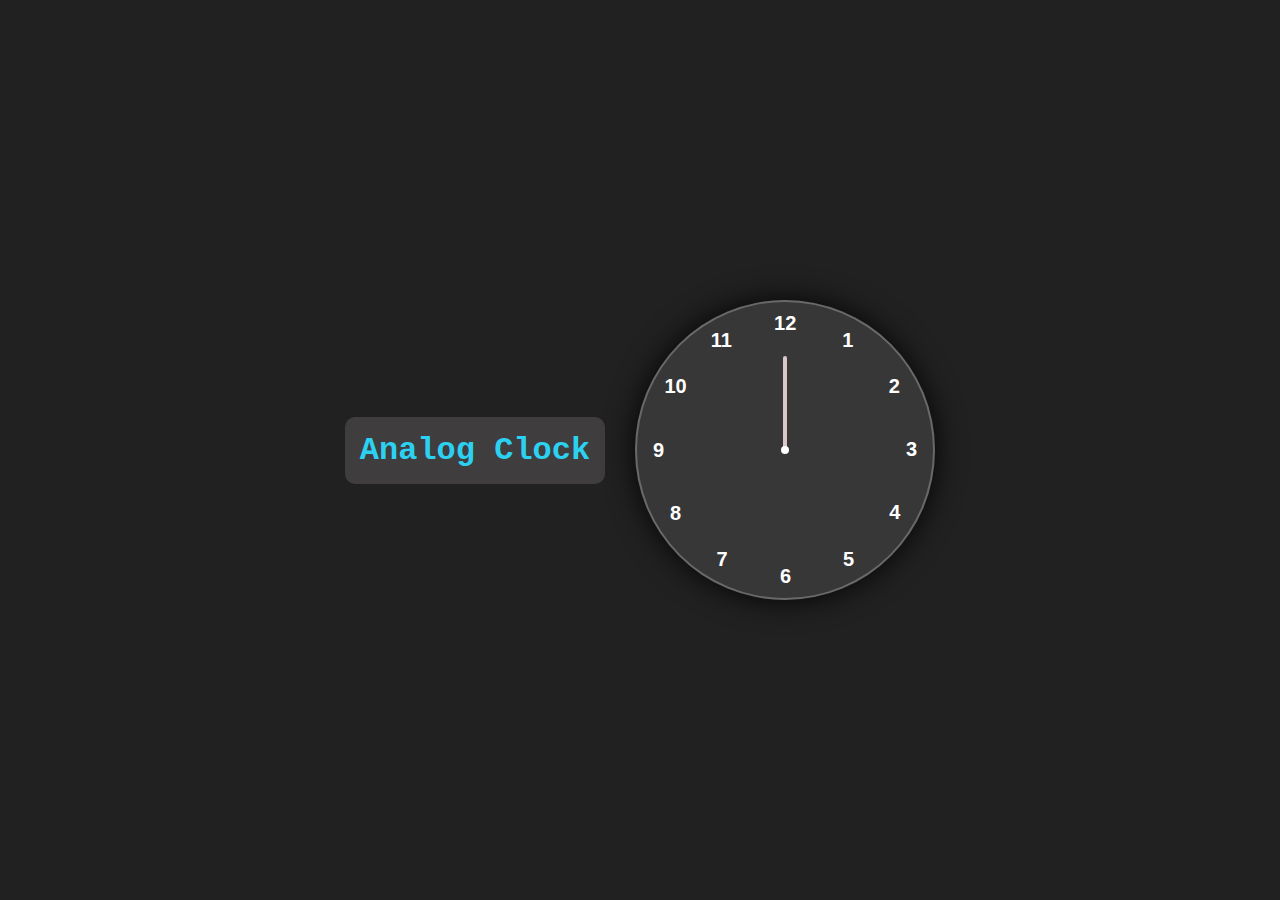
<file: ANALOG_CLOCK/index.html>
<!DOCTYPE html>
<html lang="en">
<head>
    <meta charset="UTF-8">
    <meta name="viewport" content="width=device-width, initial-scale=1.0">
    <link rel="stylesheet" href="style.css">
    <title>Analog Clock</title>
</head>
<body>
    <div class="title"><h1>Analog Clock</h1></div>
    <div class="container">
        <div class="clock">

            <div style="--clr:hsl(345, 89%, 38%); --h:72px"class="hand" id="hour"><i></i></div>
            <div style="--clr:hsl(241, 81%, 49%); --h:84px"class="hand" id="min"><i></i></div>
            <div style="--clr:#dac8c8; --h:94px"class="hand" id="sec"><i></i></div>
            <span style="--i:1;"><b>1</b></span>
            <span style="--i:2;"><b>2</b></span>
            <span style="--i:3;"><b>3</b></span>
            <span style="--i:4;"><b>4</b></span>
            <span style="--i:5;"><b>5</b></span>
            <span style="--i:6;"><b>6</b></span>
            <span style="--i:7;"><b>7</b></span>
            <span style="--i:8;"><b>8</b></span>
            <span style="--i:9;"><b>9</b></span>
            <span style="--i:10;"><b>10</b></span>
            <span style="--i:11;"><b>11</b></span>
            <span style="--i:12;"><b>12</b></span>
        </div>
    </div>
    <script src="script.js"></script>
</body>
</html>
</file>
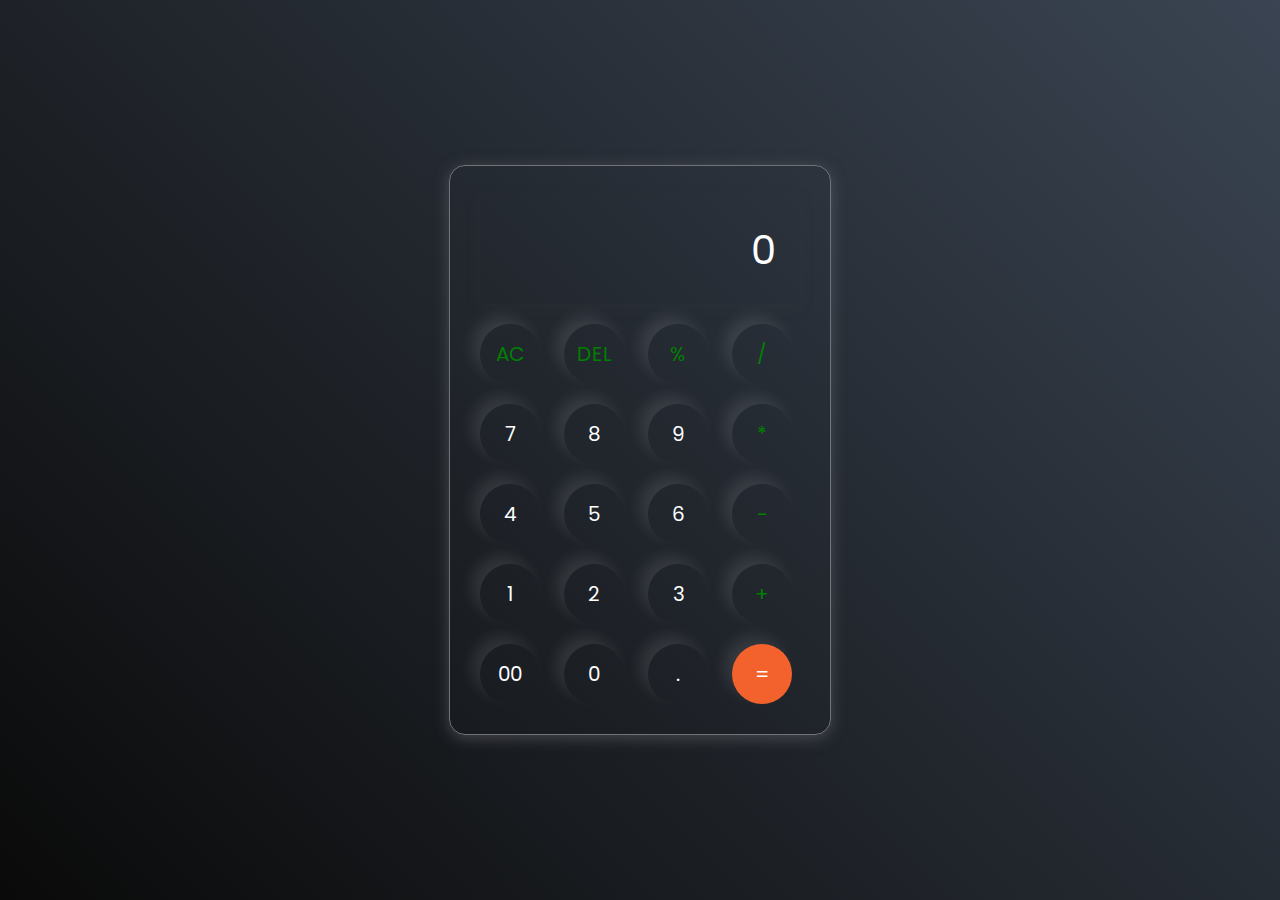
<file: Calculator/index.html>
<!DOCTYPE html>
<html lang="en">
<head>
    <meta charset="UTF-8">
    <meta name="viewport" content="width=device-width, initial-scale=1.0">
    <title>Calculator</title>
    <link rel="stylesheet" href="style.css">
</head>
<body>
    <div class="calculator">
        <input type="text" placeholder="0" id="inputBox">
        <div>
            <button class="operator">AC</button>
            <button class="operator">DEL</button>
            <button class="operator">%</button>
            <button class="operator">/</button>
        </div>
        <div>
            <button>7</button>
            <button>8</button>
            <button>9</button>
            <button class="operator">*</button>
        </div>
        <div>
            <button>4</button>
            <button>5</button>
            <button>6</button>
            <button class="operator">-</button>
        </div>
        <div>
            <button>1</button>
            <button>2</button>
            <button>3</button>
            <button class="operator">+</button>
        </div>
        <div>
            <button>00</button>
            <button>0</button>
            <button>.</button>
            <button class="equalBtn">=</button>
        </div>
    </div>
    <script src="script.js"></script>
</body>
</html>
</file>
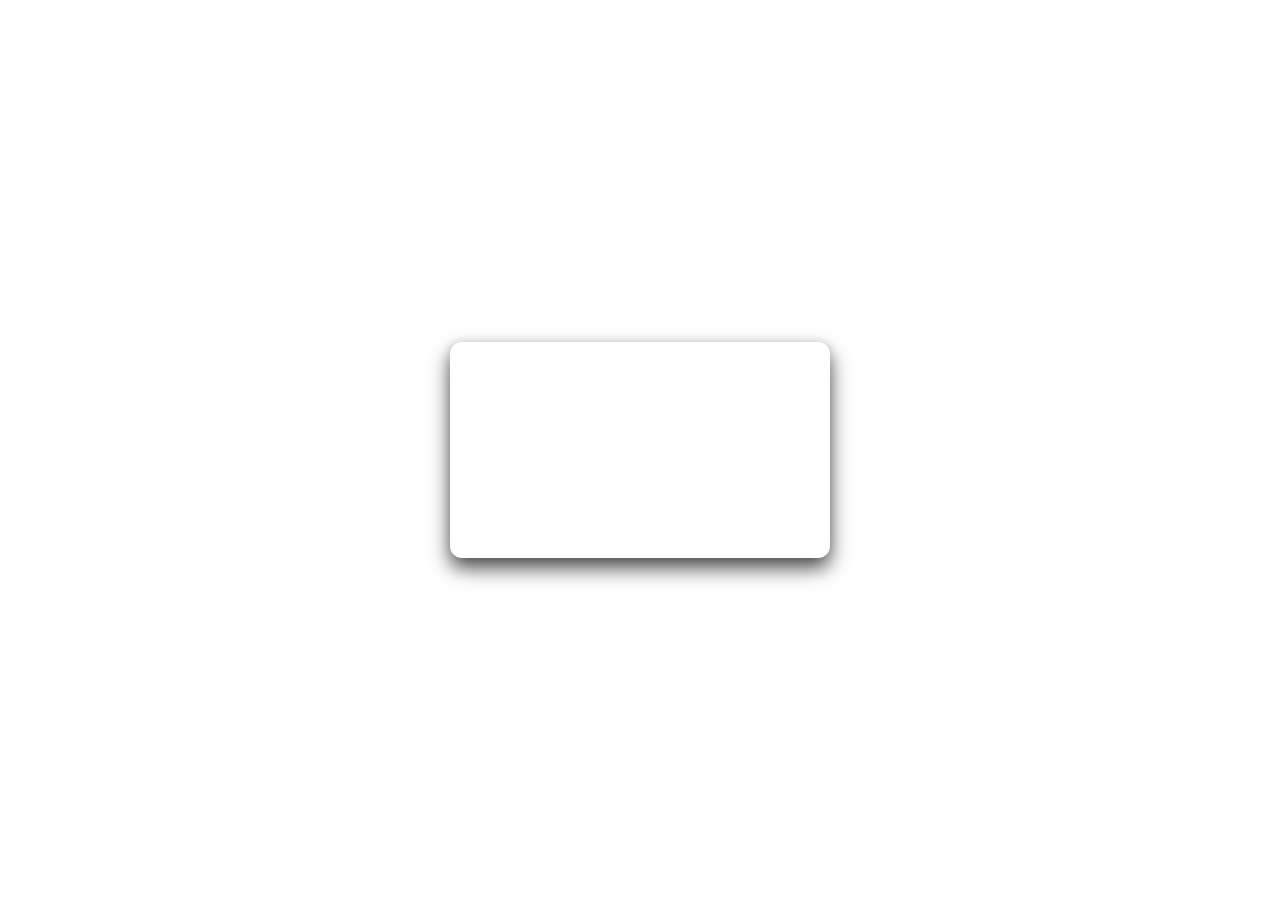
<file: Digital CLOCK/index.html>
<!DOCTYPE html>
<html lang="en">
<head>
    <meta charset="UTF-8">
    <meta name="viewport" content="width=device-width, initial-scale=1.0">
    <title>Digital CLOCK</title>
    <link rel="stylesheet" href="style.css">
</head>
<body>
    <div class="clock">
        <h1 id="time"></h1>
        <span id="timeformat"></span>
    </div>

    <script src="script.js"></script>
</body>
</html>
</file>
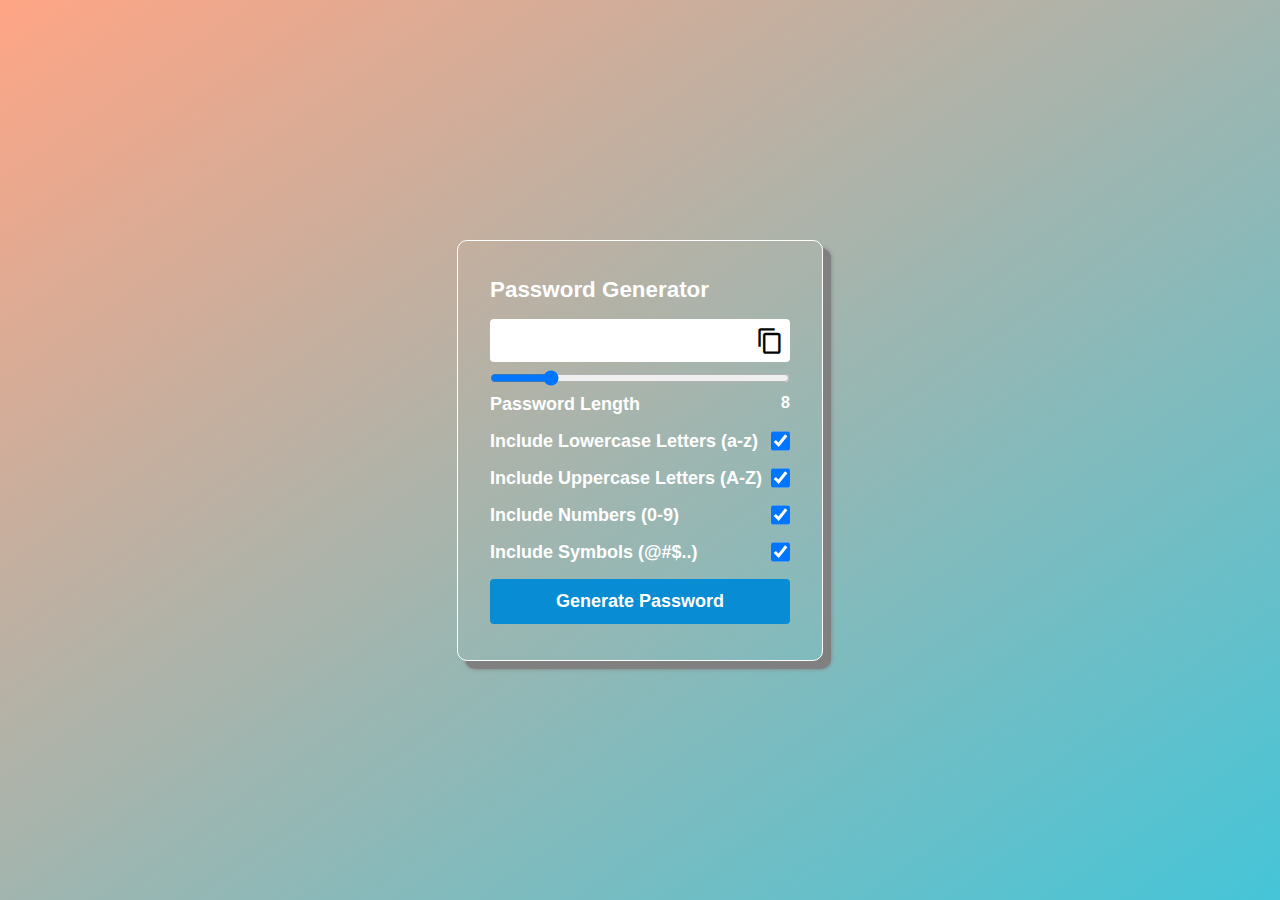
<file: Password_Generator/index.html>
<!DOCTYPE html>
<html lang="en">
<head>
    <meta charset="UTF-8">
    <meta name="viewport" content="width=device-width, initial-scale=1.0">
    <link rel="stylesheet" href="style.css">
    <link rel="stylesheet" href="https://fonts.googleapis.com/css2?family=Material+Icons" />
    <title>Password Generator</title>
</head>
<body>
    <div class="container">
        <h1>Password Generator</h1>

        <div class="inputBox">
            <input type="text" class="passBox" id="passBox" disabled>
            <span class="material-icons" id="copyIcon">content_copy</span>
        </div>
        <input type="range" min="3" max="30" value="8" id="inputSlider">

        <div class="row">
            <p>Password Length</p>
            <span id="sliderValue"></span>
        </div>
        <div class="row">
            <label for="lowercase">Include Lowercase Letters (a-z)</label>
            <input type="checkbox" name="lowercase" id="lowercase" checked>
        </div>
        <div class="row">
            <label for="uppercase">Include Uppercase Letters (A-Z)</label>
            <input type="checkbox" name="uppercase" id="uppercase" checked>
        </div>
        <div class="row">
            <label for="numbers">Include Numbers (0-9)</label>
            <input type="checkbox" name="numbers" id="numbers" checked>
        </div>
        <div class="row">
            <label for="symbols">Include Symbols (@#$..)</label>
            <input type="checkbox" name="symbols" id="symbols" checked>
        </div>
        
        <button type="button" class="genBtn" id="genBtn">Generate Password</button>
    </div>
    <script src="script.js"></script>
</body>
</html>
</file>
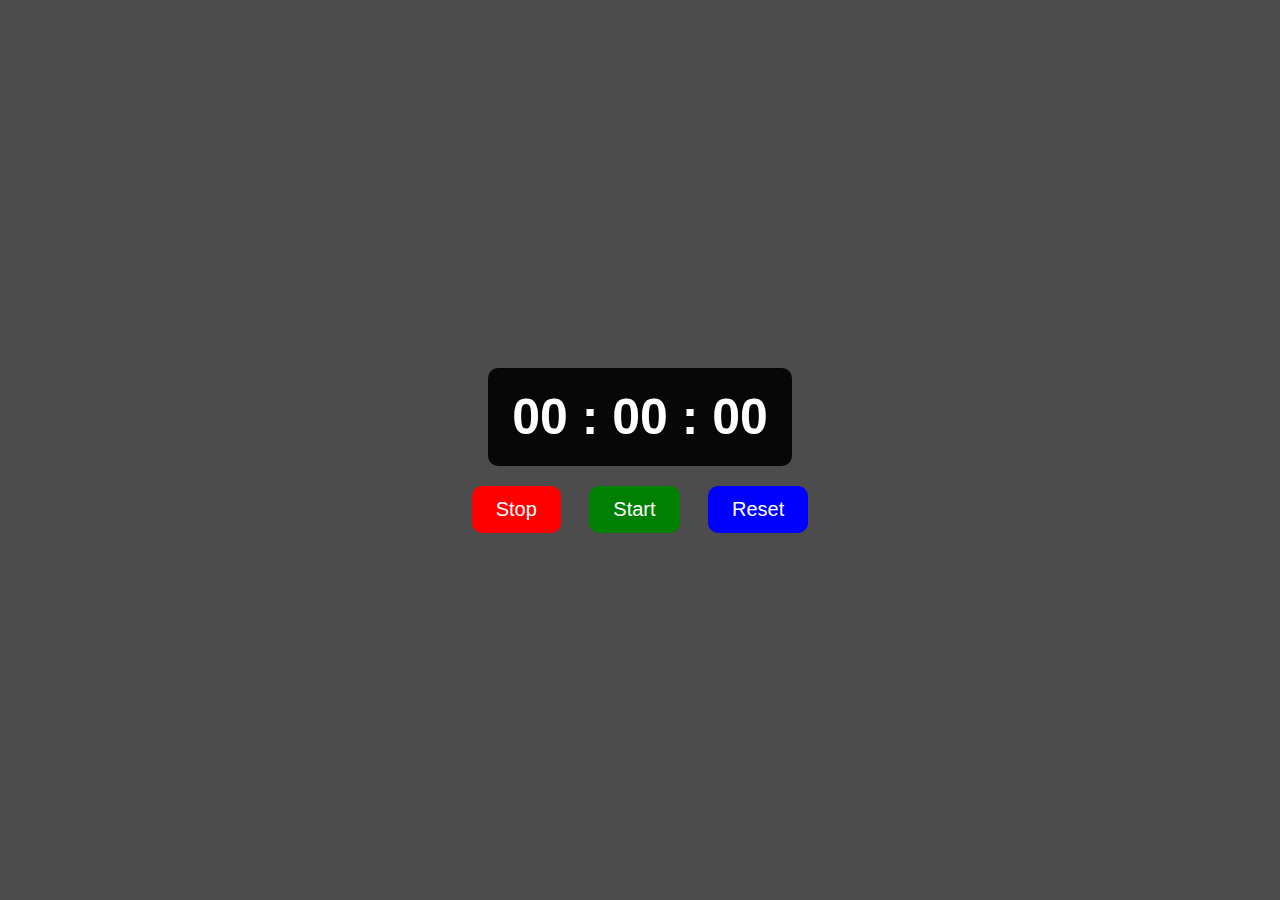
<file: Stopwatch/index.html>
<!DOCTYPE html>
<html lang="en">
<head>
    <meta charset="UTF-8">
    <meta name="viewport" content="width=device-width, initial-scale=1.0">
    <title>Stopwatch</title>
    <link rel="stylesheet" href="style.css">
</head>
<body>
    <div class="stopwatch">
        <div class="timerDisplay">00 : 00 : 00</div>
    </div>
    <div class="buttons">
        <button id="stop" class="btn" style = "--clr:red;">Stop</button>
        <button id="start" class="btn" style = "--clr:green;">Start</button>
        <button id="reset" class="btn" style = "--clr:blue;">Reset</button>
    </div>
    
    <script src="script.js"></script>
</body>
</html>
</file>
<file: ANALOG_CLOCK/style.css>
*{
    margin: 0;
    padding: 0;
    box-sizing: border-box;
    font-family: sans-serif;
    color: white;
}


body{
    display: flex;
    justify-content: center;
    align-items: center;
    min-height: 100vh;
    background-color: #212121;
}

.title h1{
    color: rgb(44, 209, 242);
    margin-right: 30px;
    background-color: rgb(63, 61, 61);
    border-radius: 10px;
    padding: 15px;
    font-family: 'Courier New', Courier, monospace;
    position: relative;
}

.container{
    position: relative;
}

.clock{
    width: 300px;
    height: 300px;
    border-radius: 50%;
    background-color: rgba(255,255,255,0.1);
    border: 2px solid rgba(255,255,255,0.25);
    box-shadow: 0px 0px 30px rgba(0, 0, 0, 0.9);
    display: flex;
    justify-content: center;
    align-items: center;
}

.clock span{
    position: absolute;
    transform: rotate(calc(30deg * var(--i)));
    inset: 12px;
    text-align: center;
}

.clock span b{
    transform: rotate(calc(-30deg * var(--i)));
    display: inline-block;
    font-size: 20px;
}

.clock::before{
    content: '';
    position: absolute;
    width: 8px;
    height: 8px;
    border-radius: 50%;
    background-color: white;
    z-index: 2;
}

.hand{
    position: absolute;
    display: flex;
    justify-content: center;
    align-items: flex-end;
}

.hand i{
    position: absolute;
    background-color: var(--clr);
    width: 4px;
    height: var(--h);
    border-radius: 10px;
}
</file>
<file: Calculator/style.css>
@import url('https://fonts.googleapis.com/css2?family=Lato:wght@300;400;700&family=Poppins:wght@500&display=swap');
*{
    margin: 0;
    padding: 0;
    box-sizing: border-box;
    font-family: 'Poppins', sans-serif;
}

body{
    width: 100%;
    height: 100vh;
    display: flex;
    justify-content: center;
    align-items: center;
    background: linear-gradient(45deg,#0a0a0a, #3a4452);
}

.calculator{
    border: 1px solid #717377;
    padding: 20px;
    border-radius: 16px;
    background: transparent;
    box-shadow: 0px 3px 15px rgba(113, 115, 119, 0.5);
}

input{
    width: 320px;
    border: none;
    padding: 24px;
    margin: 10px;
    background: transparent;
    box-shadow: 0px 3px 15px rgba(84, 84, 84, 0.1);
    font-size:40px;
    text-align: right;
    cursor: pointer;
    color:white;
}

input::placeholder{
    color: white;
}

button{
    width: 60px;
    border: none;
    height: 60px;
    margin: 10px;
    border-radius: 50px;
    background: transparent;
    color: white;
    font-size: 20px;
    box-shadow: -8px -8px 15px rgba(255, 255, 255, 0.1);
    cursor: pointer;
}

.equalBtn{
    background-color: rgb(243, 98, 45);
}

.operator{
    color: green;
}
</file>
<file: Digital CLOCK/style.css>
*{
    margin: 0;
    padding: O;
    box-sizing: border-box;
    font-family: Arial, Helvetica, sans-serif;
}

body{
    display: flex;
    justify-content: center;
    align-items: center;
    min-height: 100vh;
    background: url("https://i.pinimg.com/564x/0b/de/67/0bde6797c1365632ba6eafb0108a24f1.jpg") no-repeat;
    background-size: cover;

}

.clock{
    /* background: rgb(93, 83, 83); */
    width: 100%;
    max-width: 380px;
    display: flex;
    justify-content: center;
    align-items: center;
    box-shadow: 0px 0px 10px rgba(0,0,0,0.1),0px 10px 20px rgba(0,0,0,0.7);
    height: 24vh;
    border-radius: 12px;
    padding: 20px;
    color: rgb(1, 1, 1);
}

.clock h1{
    font-size: 3.5rem;
    font-weight: 600;
}

.clock span{
    position: relative;
    top: -13%;
    margin-left: 5px;
    font-size: 20px;
    font-weight: 700;
}

@media screen and (max-width:274px){
    .clock{
        max-width: 260px;
        padding: 4px;
    }
    .clock h1{
        font-size: 2rem;
    }
}

@media screen and (min-width:275px) and (max-width:400px){
    .clock{
        max-width: 260px;
        padding: 5px;
    }
    .clock h1{
        font-size: 2.4rem;
    }
}
</file>
<file: Password_Generator/style.css>
*{
    margin:0;
    padding:0;
    box-sizing: border-box;
    font-family: sans-serif;
}
body{
    max-width: 100vw;
    min-height: 100vh;
    display: flex;
    justify-content: center;
    align-items: center;
    background: linear-gradient(to right bottom, #ffa585, #45c5d8);
    color: white;
    font-weight: 600;
}

.container{
    border: 0.5px solid white;
    border-radius: 10px;
    padding: 28px 32px;
    display: flex;
    flex-direction: column;
    background: transparent;
    box-shadow: 8px 8px 4px grey, 8px 8px 0px grey;
}

.container h1{
    font-size: 1.4rem;
    margin-block: 8px;
}
.inputBox{
    position: relative;
}
.inputBox span{
    position: absolute;
    top: 16px;
    right: 6px;
    color: rgb(5, 5, 5);
    font-size: 28px;
    cursor: pointer; 
    z-index: 2; /* more z index value comes over another element*/
}
.passBox{
    background-color: white;
    border: none;
    outline: none;
    padding: 10px;
    width: 300px;
    margin-bottom: 5px;
    border-radius: 4px;
    font-size: 20px;
    margin-block: 8px;
    text-overflow: ellipsis;
}

.row{
    display: flex;
    margin-block: 8px;
}

.row p, .row label{
    flex-basis: 100%;
    font-size: 18px;
}

.row input[type="checkbox"]{
    width: 20px;
    height: 20px;
}

.genBtn{
    border: none;
    outline: none;
    background-color: #088cd3;
    padding: 12px 24px;
    color: white;
    font-size: 18px;
    margin-block: 8px;
    font-weight: 700;
    cursor: pointer;
    border-radius: 4px;
}

.genBtn:hover{
    background-color: rgb(59, 6, 233);
}
</file>
<file: Stopwatch/style.css>
*{
    margin: 0;
    padding: 0;
    box-sizing: border-box;
    font-family: Verdana, Geneva, Tahoma, sans-serif;
}

body{
    background-color: rgba(0, 0, 0, 0.7);
    color: white;
    display: flex;
    justify-content: center;
    align-items: center;
    min-height: 100vh;
    flex-direction: column;
}

.stopwatch{
    background-color: rgba(0, 0, 0, 0.9);
    padding: 20px 24px;
    border-radius: 10px;
    /* margin-bottom: 20px; */
}

.timerDisplay{
    font-size: 50px ;
    font-weight: 600;
}

.buttons{
    margin-top: 20px;
}

.btn{
    font-size: 20px;
    background: none;
    border: none;
    color: #fff;
    background-color: var(--clr);
    padding: 12px 24px;
    margin-inline: 12px;
    border-radius: 10px;
    cursor: pointer;
}

.btn:hover{
    color: black;
    background: #3d85e2;
}
</file>
